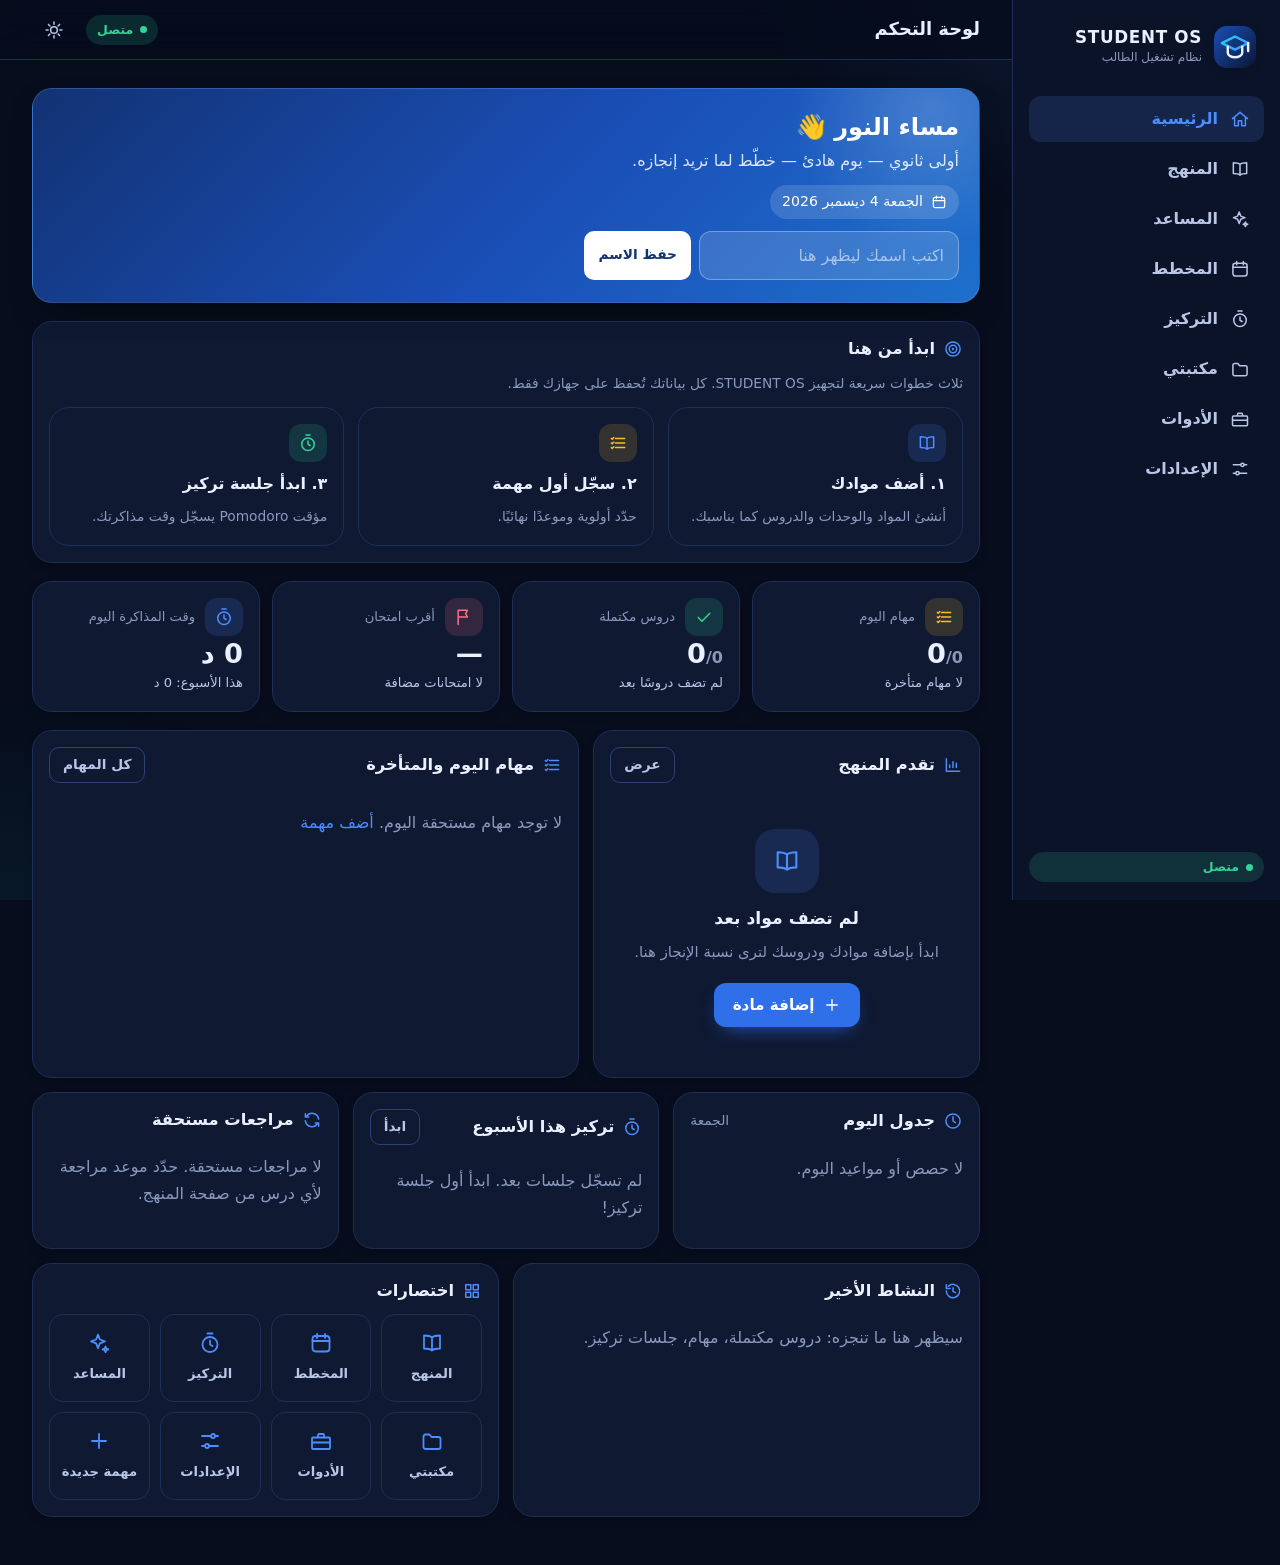
<file: index.html>
<!doctype html>
<html lang="ar" dir="rtl" data-theme="dark">
<head>
  <meta charset="utf-8">
  <meta name="viewport" content="width=device-width, initial-scale=1, viewport-fit=cover">
  <title>STUDENT OS — نظام تشغيل الطالب</title>
  <meta name="description" content="STUDENT OS: نظام شخصي للطالب لتنظيم المنهج والمذاكرة والمهام والتركيز والمكتبة والأدوات التقنية — يعمل دون اتصال ودون حساب.">
  <meta name="theme-color" content="#070d1c">
  <meta name="color-scheme" content="dark light">
  <meta name="mobile-web-app-capable" content="yes">
  <meta name="apple-mobile-web-app-capable" content="yes">
  <meta name="apple-mobile-web-app-status-bar-style" content="black-translucent">
  <meta name="apple-mobile-web-app-title" content="STUDENT OS">

  <link rel="manifest" href="manifest.json">
  <link rel="icon" type="image/svg+xml" href="assets/icons/icon.svg">
  <link rel="icon" type="image/png" sizes="32x32" href="assets/icons/favicon-32.png">
  <link rel="apple-touch-icon" href="assets/icons/apple-touch-icon.png">

  <!-- يضبط المظهر قبل الرسم لتجنب الوميض -->
  <script src="js/boot.js"></script>

  <link rel="stylesheet" href="css/style.css">
  <link rel="stylesheet" href="css/components.css">
  <link rel="stylesheet" href="css/responsive.css">
</head>
<body>
  <a class="skip-link" href="#view">انتقل إلى المحتوى</a>

  <div id="app">
    <aside class="sidebar" id="sidebar" aria-label="القائمة الرئيسية">
      <div class="brand">
        <img class="brand-logo" src="assets/icons/icon.svg" width="42" height="42" alt="">
        <div>
          <div class="brand-name">STUDENT OS</div>
          <div class="brand-sub">نظام تشغيل الطالب</div>
        </div>
      </div>
      <nav class="side-nav" id="side-nav" aria-label="الأقسام"></nav>
      <div class="sidebar-foot">
        <button class="btn btn-ghost btn-sm" id="install-side" type="button" hidden></button>
        <span class="conn" data-conn role="status"><i></i><span>متصل</span></span>
      </div>
    </aside>

    <header class="topbar">
      <div class="topbar-brand">
        <img class="topbar-logo" src="assets/icons/icon.svg" width="30" height="30" alt="">
        <h1 id="page-title">STUDENT OS</h1>
      </div>
      <span class="spacer"></span>
      <a class="timer-chip" id="timer-chip" href="#/focus" hidden></a>
      <span class="conn" data-conn role="status" id="conn-top"><i></i><span>متصل</span></span>
      <button class="icon-btn" id="theme-btn" type="button" aria-label="تبديل المظهر"></button>
    </header>

    <main class="main" id="view" tabindex="-1"></main>

    <nav class="bottom-nav" id="bottom-nav" aria-label="التنقل السريع"></nav>
  </div>

  <div id="toasts" aria-live="polite"></div>

  <noscript>
    <div style="padding:24px;font-family:sans-serif;text-align:center;direction:rtl">
      يحتاج STUDENT OS إلى تفعيل JavaScript ليعمل.
    </div>
  </noscript>

  <script type="module" src="js/app.js"></script>
</body>
</html>
</file>
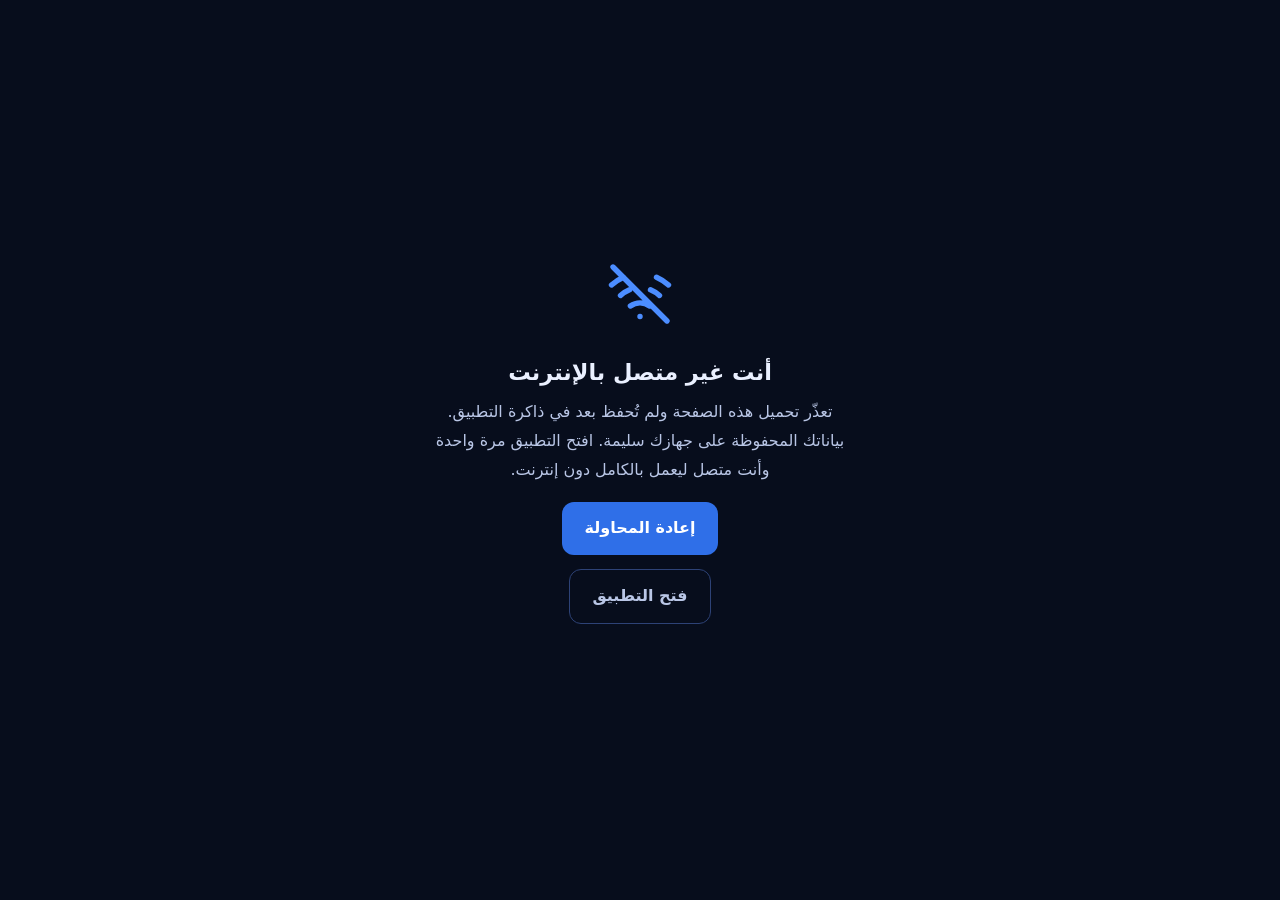
<file: offline.html>
<!doctype html>
<html lang="ar" dir="rtl">
<head>
  <meta charset="utf-8">
  <meta name="viewport" content="width=device-width, initial-scale=1">
  <meta name="theme-color" content="#070d1c">
  <title>غير متصل — STUDENT OS</title>
  <style>
    body { margin: 0; min-height: 100vh; display: grid; place-items: center; padding: 24px; box-sizing: border-box;
      background: #070d1c; color: #eaf0ff; font-family: "Segoe UI", Tahoma, system-ui, sans-serif; text-align: center; line-height: 1.8; }
    main { max-width: 420px; }
    h1 { font-size: 1.4rem; margin: 12px 0 6px; }
    p { color: #b9c6e6; margin: 0 0 18px; }
    a, button { display: inline-block; background: #2f6fe8; color: #fff; border: 0; border-radius: 12px; padding: 12px 22px;
      font: inherit; font-weight: 700; text-decoration: none; cursor: pointer; }
    svg { width: 72px; height: 72px; color: #4c8dff; }
  </style>
</head>
<body>
  <main>
    <svg viewBox="0 0 24 24" fill="none" stroke="currentColor" stroke-width="1.8" stroke-linecap="round" stroke-linejoin="round" aria-hidden="true"><path d="M2.5 9a15 15 0 0 1 4-2.6M17.5 6.4A15 15 0 0 1 21.5 9M5.5 12.5a10.5 10.5 0 0 1 3-1.9M15.5 10.6a10.5 10.5 0 0 1 3 1.9M8.8 16a5.5 5.5 0 0 1 6.4 0M12 19.5h.01M3 3l18 18"/></svg>
    <h1>أنت غير متصل بالإنترنت</h1>
    <p>تعذّر تحميل هذه الصفحة ولم تُحفظ بعد في ذاكرة التطبيق. بياناتك المحفوظة على جهازك سليمة. افتح التطبيق مرة واحدة وأنت متصل ليعمل بالكامل دون إنترنت.</p>
    <button type="button" onclick="location.reload()">إعادة المحاولة</button>
    <p style="margin-top:14px"><a href="./index.html" style="background:transparent;border:1px solid #2d4276;color:#b9c6e6">فتح التطبيق</a></p>
  </main>
</body>
</html>
</file>
<file: css/style.css>
/* ═══════════════════════════════════════════
   STUDENT OS — الأساس: المتغيرات، الإعادة، الهيكل
   ═══════════════════════════════════════════ */

:root {
  --font: "Noto Sans Arabic", "Segoe UI", "Cairo", "Tajawal", Tahoma, system-ui, -apple-system, "Roboto", sans-serif;
  --mono: ui-monospace, "SF Mono", "Cascadia Mono", Menlo, Consolas, "Liberation Mono", monospace;
  --r-sm: 10px;
  --r: 14px;
  --r-lg: 20px;
  --top-h: 60px;
  --nav-h: 66px;
  --side-w: 268px;
  --ease: cubic-bezier(0.2, 0.7, 0.2, 1);
  --safe-b: env(safe-area-inset-bottom, 0px);
  --safe-t: env(safe-area-inset-top, 0px);
}

:root[data-theme="dark"] {
  color-scheme: dark;
  --bg: #070d1c;
  --bg-2: #0b1329;
  --surface: #0f1932;
  --surface-2: #142142;
  --surface-3: #1a2a52;
  --border: #1e2e57;
  --border-strong: #2d4276;
  --text: #eaf0ff;
  --text-2: #b9c6e6;
  --muted: #8a99bd;
  --primary: #4c8dff;
  --primary-btn: #2f6fe8;
  --primary-btn-hover: #3d7bf3;
  --primary-soft: rgba(76, 141, 255, 0.15);
  --accent: #22d3ee;
  --success: #34d399;
  --success-soft: rgba(52, 211, 153, 0.15);
  --warning: #fbbf24;
  --warning-soft: rgba(251, 191, 36, 0.15);
  --danger: #fb7185;
  --danger-soft: rgba(251, 113, 133, 0.15);
  --shadow: 0 14px 34px -16px rgba(0, 0, 0, 0.7);
  --shadow-sm: 0 4px 14px -8px rgba(0, 0, 0, 0.6);
  --glow-1: rgba(76, 141, 255, 0.16);
  --glow-2: rgba(34, 211, 238, 0.08);
  --scrim: rgba(3, 7, 18, 0.66);
  --code-bg: #0a1226;
}

:root[data-theme="light"] {
  color-scheme: light;
  --bg: #f1f5fc;
  --bg-2: #e8eefa;
  --surface: #ffffff;
  --surface-2: #f5f8ff;
  --surface-3: #e7eefc;
  --border: #d9e2f4;
  --border-strong: #bfcce8;
  --text: #0e1a3a;
  --text-2: #33415f;
  --muted: #5a6988;
  --primary: #2563eb;
  --primary-btn: #2563eb;
  --primary-btn-hover: #1d4ed8;
  --primary-soft: rgba(37, 99, 235, 0.1);
  --accent: #0e7490;
  --success: #047857;
  --success-soft: rgba(5, 150, 105, 0.12);
  --warning: #b45309;
  --warning-soft: rgba(217, 119, 6, 0.13);
  --danger: #dc2626;
  --danger-soft: rgba(220, 38, 38, 0.1);
  --shadow: 0 14px 34px -18px rgba(20, 40, 90, 0.35);
  --shadow-sm: 0 4px 14px -8px rgba(20, 40, 90, 0.25);
  --glow-1: rgba(37, 99, 235, 0.1);
  --glow-2: rgba(8, 145, 178, 0.06);
  --scrim: rgba(14, 26, 58, 0.45);
  --code-bg: #eef3fd;
}

*, *::before, *::after { box-sizing: border-box; }

html {
  -webkit-text-size-adjust: 100%;
  text-size-adjust: 100%;
  scroll-behavior: smooth;
}
html.modal-open { overflow: hidden; }

body {
  margin: 0;
  min-height: 100dvh;
  font-family: var(--font);
  font-size: 16px;
  line-height: 1.7;
  color: var(--text);
  background: var(--bg);
  -webkit-tap-highlight-color: transparent;
  overflow-x: hidden;
}
body::before {
  content: "";
  position: fixed;
  inset: 0;
  z-index: -1;
  pointer-events: none;
  background:
    radial-gradient(900px 520px at 100% -8%, var(--glow-1), transparent 62%),
    radial-gradient(760px 460px at 0% 108%, var(--glow-2), transparent 60%);
}

h1, h2, h3, h4, p { margin: 0; }
h1, h2, h3, h4 { line-height: 1.35; font-weight: 700; }
button, input, select, textarea { font: inherit; color: inherit; }
button { cursor: pointer; }
a { color: var(--primary); text-decoration: none; }
a:hover { text-decoration: underline; }
img, svg { max-width: 100%; }
[hidden] { display: none !important; }
code, pre, kbd { font-family: var(--mono); }
num, .num { font-variant-numeric: tabular-nums; }

:focus-visible {
  outline: 2px solid var(--primary);
  outline-offset: 2px;
  border-radius: 6px;
}

.skip-link {
  position: fixed;
  top: -60px;
  inset-inline-start: 12px;
  z-index: 100;
  background: var(--primary-btn);
  color: #fff;
  padding: 8px 14px;
  border-radius: 10px;
  transition: top 0.2s;
}
.skip-link:focus { top: 10px; text-decoration: none; }

.sr-only {
  position: absolute !important;
  width: 1px; height: 1px;
  overflow: hidden;
  clip: rect(0 0 0 0);
  white-space: nowrap;
}

::-webkit-scrollbar { width: 10px; height: 10px; }
::-webkit-scrollbar-thumb { background: var(--border-strong); border-radius: 10px; border: 2px solid transparent; background-clip: padding-box; }
::-webkit-scrollbar-track { background: transparent; }

/* ───── الهيكل العام ───── */
#app {
  min-height: 100dvh;
  display: grid;
  grid-template-columns: minmax(0, 1fr);
  grid-template-rows: auto 1fr;
}

.topbar {
  position: sticky;
  top: 0;
  z-index: 30;
  display: flex;
  align-items: center;
  gap: 10px;
  min-height: calc(var(--top-h) + var(--safe-t));
  padding: var(--safe-t) 14px 0;
  background: var(--bg);
  background: color-mix(in srgb, var(--bg) 84%, transparent);
  -webkit-backdrop-filter: blur(16px) saturate(1.3);
  backdrop-filter: blur(16px) saturate(1.3);
  border-bottom: 1px solid var(--border);
}
.topbar h1 {
  font-size: 1.12rem;
  white-space: nowrap;
  overflow: hidden;
  text-overflow: ellipsis;
  min-width: 0;
}
.topbar-brand { display: flex; align-items: center; gap: 10px; min-width: 0; }
.topbar-logo { width: 30px; height: 30px; border-radius: 9px; flex: none; }
.spacer { flex: 1 1 auto; }

.main {
  min-width: 0;
  padding: 18px 14px calc(var(--nav-h) + var(--safe-b) + 28px);
  outline: none;
}
.page {
  width: 100%;
  max-width: 1160px;
  margin-inline: auto;
  display: flex;
  flex-direction: column;
  gap: 18px;
  animation: view-in 0.34s var(--ease) both;
}

@keyframes view-in {
  from { opacity: 0; transform: translateY(8px); }
  to { opacity: 1; transform: none; }
}

/* ───── الشريط الجانبي (الشاشات الكبيرة) ───── */
.sidebar {
  display: none;
  flex-direction: column;
  gap: 18px;
  padding: 22px 16px 18px;
  background: var(--bg-2);
  border-inline-end: 1px solid var(--border);
  position: sticky;
  top: 0;
  height: 100dvh;
  overflow-y: auto;
}
.brand { display: flex; align-items: center; gap: 12px; padding: 4px 8px 10px; }
.brand-logo { width: 42px; height: 42px; border-radius: 13px; box-shadow: var(--shadow-sm); }
.brand-name { font-weight: 800; letter-spacing: 0.04em; font-size: 1.05rem; line-height: 1.2; }
.brand-sub { font-size: 0.75rem; color: var(--muted); }

.side-nav { display: flex; flex-direction: column; gap: 4px; }
.nav-link {
  display: flex;
  align-items: center;
  gap: 12px;
  min-height: 46px;
  padding: 0 14px;
  border-radius: 12px;
  color: var(--text-2);
  font-weight: 600;
  text-decoration: none;
  transition: background 0.18s, color 0.18s;
}
.nav-link:hover { background: var(--surface-2); color: var(--text); text-decoration: none; }
.nav-link.is-active { background: var(--primary-soft); color: var(--primary); }
.sidebar-foot { margin-top: auto; display: flex; flex-direction: column; gap: 10px; }

/* ───── الشريط السفلي (الموبايل) ───── */
.bottom-nav {
  position: fixed;
  inset-inline: 0;
  bottom: 0;
  z-index: 40;
  height: calc(var(--nav-h) + var(--safe-b));
  padding-bottom: var(--safe-b);
  display: grid;
  grid-template-columns: repeat(5, 1fr);
  background: var(--surface);
  background: color-mix(in srgb, var(--surface) 90%, transparent);
  -webkit-backdrop-filter: blur(18px);
  backdrop-filter: blur(18px);
  border-top: 1px solid var(--border);
}
.bn-item {
  display: flex;
  flex-direction: column;
  align-items: center;
  justify-content: center;
  gap: 3px;
  color: var(--muted);
  font-size: 0.72rem;
  font-weight: 600;
  text-decoration: none;
  position: relative;
  transition: color 0.18s;
}
.bn-item:hover { text-decoration: none; }
.bn-item.is-active { color: var(--primary); }
.bn-item.is-active::before {
  content: "";
  position: absolute;
  top: 0;
  width: 28px;
  height: 3px;
  border-radius: 0 0 4px 4px;
  background: var(--primary);
}
.bn-ic { transition: transform 0.2s var(--ease); }
.bn-item.is-active .bn-ic { transform: translateY(-1px) scale(1.08); }

/* ───── حالة الاتصال ───── */
.conn {
  display: inline-flex;
  align-items: center;
  gap: 7px;
  height: 30px;
  padding: 0 11px;
  border-radius: 999px;
  font-size: 0.78rem;
  font-weight: 600;
  background: var(--success-soft);
  color: var(--success);
  white-space: nowrap;
}
.conn i { width: 7px; height: 7px; border-radius: 50%; background: currentColor; }
.conn.is-offline { background: var(--warning-soft); color: var(--warning); }
.conn.is-offline i { animation: pulse 1.6s infinite; }
@keyframes pulse { 50% { opacity: 0.3; } }

.timer-chip {
  display: inline-flex;
  align-items: center;
  gap: 7px;
  height: 34px;
  padding: 0 12px;
  border-radius: 999px;
  background: var(--primary-soft);
  color: var(--primary);
  font-weight: 700;
  font-size: 0.88rem;
  font-variant-numeric: tabular-nums;
  text-decoration: none;
}
.timer-chip:hover { text-decoration: none; }
.timer-chip.is-paused { background: var(--warning-soft); color: var(--warning); }
.timer-chip.is-break { background: var(--success-soft); color: var(--success); }

/* ───── الإشعارات ───── */
#toasts {
  position: fixed;
  inset-inline: 12px;
  bottom: calc(var(--nav-h) + var(--safe-b) + 14px);
  z-index: 200;
  display: flex;
  flex-direction: column;
  align-items: center;
  gap: 8px;
  pointer-events: none;
}
.toast {
  pointer-events: auto;
  display: flex;
  align-items: center;
  gap: 10px;
  max-width: min(520px, 100%);
  padding: 11px 14px;
  border-radius: 14px;
  background: var(--surface-3);
  border: 1px solid var(--border-strong);
  box-shadow: var(--shadow);
  font-size: 0.93rem;
  animation: toast-in 0.28s var(--ease) both;
}
.toast.is-leaving { animation: toast-out 0.22s ease both; }
.toast-ic { display: grid; place-items: center; flex: none; }
.toast-success .toast-ic { color: var(--success); }
.toast-error .toast-ic { color: var(--danger); }
.toast-info .toast-ic { color: var(--primary); }
.toast-act {
  margin-inline-start: 6px;
  border: 0;
  background: var(--primary-btn);
  color: #fff;
  font-weight: 700;
  border-radius: 9px;
  padding: 5px 12px;
}
@keyframes toast-in { from { opacity: 0; transform: translateY(12px) scale(0.97); } }
@keyframes toast-out { to { opacity: 0; transform: translateY(8px) scale(0.97); } }

@media (prefers-reduced-motion: reduce) {
  *, *::before, *::after {
    animation-duration: 0.001ms !important;
    animation-iteration-count: 1 !important;
    transition-duration: 0.001ms !important;
    scroll-behavior: auto !important;
  }
}

@media print {
  .topbar, .bottom-nav, .sidebar, #toasts { display: none !important; }
  body::before { display: none; }
}
</file>
<file: css/components.css>
/* ═══════════════════════════════════════════
   STUDENT OS — المكوّنات
   ═══════════════════════════════════════════ */

/* ───── تخطيط عام ───── */
.stack { display: flex; flex-direction: column; gap: 14px; }
.stack-sm { display: flex; flex-direction: column; gap: 8px; }
.row { display: flex; align-items: center; gap: 10px; flex-wrap: wrap; }
.row-nowrap { flex-wrap: nowrap; }
.row-center { justify-content: center; }
.row-between { justify-content: space-between; }
.grid { display: grid; gap: 14px; }
.grid-2 { grid-template-columns: repeat(2, minmax(0, 1fr)); }
.grid-3 { grid-template-columns: repeat(3, minmax(0, 1fr)); }
.grid-auto { grid-template-columns: repeat(auto-fill, minmax(min(100%, 240px), 1fr)); }
.muted { color: var(--muted); }
.text-2 { color: var(--text-2); }
.small { font-size: 0.86rem; }
.tiny { font-size: 0.76rem; }
.ltr { direction: ltr; unicode-bidi: isolate; }
.nowrap { white-space: nowrap; }
.ellipsis { overflow: hidden; text-overflow: ellipsis; white-space: nowrap; min-width: 0; }
.dot { display: inline-block; width: 10px; height: 10px; border-radius: 50%; flex: none; }
.icon { flex: none; vertical-align: middle; }

.page-head { display: flex; align-items: flex-start; justify-content: space-between; gap: 12px; flex-wrap: wrap; }
.page-title { font-size: 1.45rem; }
.page-sub { color: var(--muted); margin-top: 2px; font-size: 0.93rem; }
.page-actions { display: flex; gap: 8px; flex-wrap: wrap; align-items: center; }

/* ───── البطاقات ───── */
.card {
  background: var(--surface);
  border: 1px solid var(--border);
  border-radius: var(--r-lg);
  padding: 16px;
  box-shadow: var(--shadow-sm);
  min-width: 0;
}
.card-flat { box-shadow: none; }
.card-head { display: flex; align-items: center; justify-content: space-between; gap: 10px; margin-bottom: 12px; }
.card-title { font-size: 1.02rem; display: flex; align-items: center; gap: 8px; }
.card-title .icon { color: var(--primary); }
.card-link {
  display: block;
  color: inherit;
  text-decoration: none;
  transition: transform 0.2s var(--ease), border-color 0.2s, background 0.2s;
}
.card-link:hover { text-decoration: none; }
@media (hover: hover) {
  .card-link:hover { transform: translateY(-2px); border-color: var(--border-strong); background: var(--surface-2); }
}
.card-accent { border-inline-start: 4px solid var(--accent-color, var(--primary)); }

.stat { display: flex; flex-direction: column; gap: 2px; }
.stat-label { color: var(--muted); font-size: 0.82rem; display: flex; align-items: center; gap: 6px; }
.stat-value { font-size: 1.7rem; font-weight: 800; line-height: 1.2; font-variant-numeric: tabular-nums; }
.stat-sub { color: var(--text-2); font-size: 0.82rem; }
.stat-ic {
  width: 38px; height: 38px;
  border-radius: 12px;
  display: grid; place-items: center;
  background: var(--primary-soft);
  color: var(--primary);
  flex: none;
}
.stat-ic.is-success { background: var(--success-soft); color: var(--success); }
.stat-ic.is-warning { background: var(--warning-soft); color: var(--warning); }
.stat-ic.is-danger { background: var(--danger-soft); color: var(--danger); }
.stat-ic.is-accent { background: color-mix(in srgb, var(--accent) 16%, transparent); color: var(--accent); }

/* ───── الأزرار ───── */
.btn {
  display: inline-flex;
  align-items: center;
  justify-content: center;
  gap: 8px;
  min-height: 44px;
  padding: 0 18px;
  border-radius: 12px;
  border: 1px solid transparent;
  background: var(--surface-3);
  color: var(--text);
  font-weight: 700;
  font-size: 0.95rem;
  line-height: 1;
  white-space: nowrap;
  text-decoration: none;
  transition: background 0.16s, border-color 0.16s, transform 0.12s, opacity 0.16s;
  user-select: none;
}
.btn:hover { text-decoration: none; }
.btn:active { transform: scale(0.97); }
.btn[disabled], .btn.is-disabled { opacity: 0.5; pointer-events: none; }
.btn-primary { background: var(--primary-btn); color: #fff; box-shadow: 0 8px 20px -10px var(--primary-btn); }
.btn-primary:hover { background: var(--primary-btn-hover); }
.btn-ghost { background: transparent; border-color: var(--border-strong); color: var(--text-2); }
.btn-ghost:hover { background: var(--surface-2); color: var(--text); }
.btn-danger { background: #dc2646; color: #fff; }
.btn-danger:hover { background: #e63a58; }
.btn-danger-ghost { background: transparent; color: var(--danger); border-color: color-mix(in srgb, var(--danger) 40%, transparent); }
.btn-danger-ghost:hover { background: var(--danger-soft); }
.btn-success { background: var(--success); color: #04201a; }
.btn-sm { min-height: 36px; padding: 0 13px; font-size: 0.86rem; border-radius: 10px; }
.btn-lg { min-height: 52px; padding: 0 26px; font-size: 1.02rem; border-radius: 14px; }
.btn-block { width: 100%; }

.icon-btn {
  display: inline-grid;
  place-items: center;
  width: 44px; height: 44px;
  border-radius: 12px;
  border: 1px solid transparent;
  background: transparent;
  color: var(--text-2);
  transition: background 0.16s, color 0.16s;
  flex: none;
}
.icon-btn:hover { background: var(--surface-3); color: var(--text); }
.icon-btn-sm { width: 36px; height: 36px; border-radius: 10px; }
.icon-btn.is-danger:hover { background: var(--danger-soft); color: var(--danger); }

/* ───── النماذج ───── */
.form { display: flex; flex-direction: column; gap: 14px; }
.form-grid { display: grid; grid-template-columns: repeat(2, minmax(0, 1fr)); gap: 14px; }
.form-grid .field-full { grid-column: 1 / -1; }
.form-desc { color: var(--text-2); font-size: 0.92rem; }
.field { display: flex; flex-direction: column; gap: 6px; min-width: 0; }
.label { font-size: 0.86rem; font-weight: 600; color: var(--text-2); }
.req { color: var(--danger); font-style: normal; margin-inline-start: 3px; }
.input, .select, .textarea {
  width: 100%;
  min-height: 46px;
  padding: 10px 14px;
  border-radius: 12px;
  border: 1px solid var(--border-strong);
  background: var(--surface-2);
  color: var(--text);
  transition: border-color 0.16s, box-shadow 0.16s, background 0.16s;
}
.textarea { resize: vertical; line-height: 1.7; min-height: 96px; }
.input::placeholder, .textarea::placeholder { color: var(--muted); opacity: 0.8; }
.input:focus, .select:focus, .textarea:focus {
  outline: none;
  border-color: var(--primary);
  box-shadow: 0 0 0 3px var(--primary-soft);
  background: var(--surface);
}
.select { appearance: none; -webkit-appearance: none; padding-inline-end: 38px; background-image: url("data:image/svg+xml,%3Csvg xmlns='http://www.w3.org/2000/svg' width='16' height='16' viewBox='0 0 24 24' fill='none' stroke='%238a99bd' stroke-width='2.4' stroke-linecap='round' stroke-linejoin='round'%3E%3Cpath d='M6 9.5l6 6 6-6'/%3E%3C/svg%3E"); background-repeat: no-repeat; background-position: left 12px center; }
.input[type="date"], .input[type="time"] { direction: ltr; text-align: right; }
.input-ltr { direction: ltr; text-align: left; }
.field-hint { color: var(--muted); font-size: 0.8rem; }
.form-error { color: var(--danger); background: var(--danger-soft); padding: 9px 12px; border-radius: 10px; font-size: 0.9rem; }
.check-row { display: flex; align-items: center; gap: 10px; min-height: 40px; cursor: pointer; }
.check-row input { width: 20px; height: 20px; accent-color: var(--primary-btn); flex: none; }
input[type="range"] { accent-color: var(--primary-btn); width: 100%; height: 28px; }

.swatches { display: flex; flex-wrap: wrap; gap: 10px; }
.swatch { position: relative; cursor: pointer; }
.swatch input { position: absolute; opacity: 0; inset: 0; }
.swatch span { display: block; width: 34px; height: 34px; border-radius: 50%; border: 3px solid transparent; box-shadow: 0 0 0 1px var(--border-strong); transition: transform 0.15s; }
.swatch input:checked + span { border-color: var(--surface); box-shadow: 0 0 0 2px var(--text); transform: scale(1.08); }
.swatch input:focus-visible + span { outline: 2px solid var(--primary); outline-offset: 3px; }

.searchbox { position: relative; }
.searchbox .icon { position: absolute; inset-inline-start: 14px; top: 50%; transform: translateY(-50%); color: var(--muted); pointer-events: none; }
.searchbox .input { padding-inline-start: 42px; }

/* ───── الشرائح والتبويبات ───── */
.chips { display: flex; flex-wrap: wrap; gap: 8px; }
.chip {
  display: inline-flex; align-items: center; gap: 6px;
  min-height: 34px; padding: 0 14px;
  border-radius: 999px;
  border: 1px solid var(--border-strong);
  background: transparent;
  color: var(--text-2);
  font-size: 0.86rem; font-weight: 600;
  transition: all 0.15s;
  white-space: nowrap;
}
.chip:hover { background: var(--surface-2); color: var(--text); }
.chip.is-active { background: var(--primary-soft); color: var(--primary); border-color: color-mix(in srgb, var(--primary) 50%, transparent); }
.chips-scroll { flex-wrap: nowrap; overflow-x: auto; padding-bottom: 4px; scrollbar-width: none; margin-inline: -14px; padding-inline: 14px; }
.chips-scroll::-webkit-scrollbar { display: none; }
.chips-quick { margin-top: 2px; }
.chips-quick .chip { min-height: 30px; padding: 0 11px; font-size: 0.8rem; }

.tabs {
  display: flex;
  gap: 4px;
  padding: 4px;
  border-radius: 14px;
  background: var(--surface);
  border: 1px solid var(--border);
  overflow-x: auto;
  scrollbar-width: none;
  max-width: 100%;
}
.tabs::-webkit-scrollbar { display: none; }
.tab {
  display: inline-flex; align-items: center; justify-content: center; gap: 7px;
  flex: 1 0 auto;
  min-height: 40px; padding: 0 16px;
  border: 0; border-radius: 10px;
  background: transparent;
  color: var(--muted);
  font-weight: 700; font-size: 0.9rem;
  white-space: nowrap;
  transition: background 0.16s, color 0.16s;
}
.tab:hover { color: var(--text); }
.tab.is-active { background: var(--primary-soft); color: var(--primary); }
.tab-badge { font-style: normal; font-size: 0.72rem; min-width: 20px; height: 20px; padding: 0 6px; display: inline-grid; place-items: center; border-radius: 999px; background: var(--danger); color: #fff; }

.badge {
  display: inline-flex; align-items: center; gap: 5px;
  height: 24px; padding: 0 10px;
  border-radius: 999px;
  font-size: 0.74rem; font-weight: 700;
  background: var(--surface-3); color: var(--text-2);
  white-space: nowrap;
}
.badge-success { background: var(--success-soft); color: var(--success); }
.badge-warning { background: var(--warning-soft); color: var(--warning); }
.badge-danger { background: var(--danger-soft); color: var(--danger); }
.badge-primary { background: var(--primary-soft); color: var(--primary); }
.badge-muted { background: var(--surface-3); color: var(--muted); }

/* ───── شريط التقدم ───── */
.bar { height: 8px; border-radius: 99px; background: var(--surface-3); overflow: hidden; }
.bar > i { display: block; height: 100%; border-radius: 99px; background: var(--primary); animation: bar-in 0.8s var(--ease) both; transform-origin: right; }
@keyframes bar-in { from { transform: scaleX(0); } }
.bar-lg { height: 12px; }

/* ───── الرسوم البيانية ───── */
.donut { position: relative; flex: none; }
.donut svg { display: block; }
.donut-track { fill: none; stroke: var(--surface-3); }
.donut-fill { fill: none; stroke-linecap: round; animation: donut-in 1s var(--ease) both; }
@keyframes donut-in { from { stroke-dashoffset: var(--c); } }
.donut-center { position: absolute; inset: 0; display: flex; flex-direction: column; align-items: center; justify-content: center; line-height: 1.2; }
.donut-center strong { font-size: 1.55rem; font-weight: 800; font-variant-numeric: tabular-nums; }
.donut-center span { font-size: 0.75rem; color: var(--muted); }

.hbars { display: flex; flex-direction: column; gap: 13px; }
.hbar-head { display: flex; justify-content: space-between; align-items: center; gap: 10px; margin-bottom: 6px; font-size: 0.9rem; }
.hbar-label { display: flex; align-items: center; gap: 8px; font-weight: 600; min-width: 0; }
.hbar-text { color: var(--muted); font-variant-numeric: tabular-nums; font-size: 0.84rem; white-space: nowrap; }

.vbars { display: flex; align-items: flex-end; gap: 8px; height: calc(var(--h, 132px) + 44px); }
.vbar { flex: 1; min-width: 0; display: flex; flex-direction: column; align-items: center; justify-content: flex-end; gap: 6px; height: 100%; }
.vbar-val { font-size: 0.7rem; color: var(--text-2); height: 16px; font-variant-numeric: tabular-nums; white-space: nowrap; }
.vbar-col { width: 100%; max-width: 38px; height: var(--h, 132px); display: flex; align-items: flex-end; background: var(--surface-2); border-radius: 9px; overflow: hidden; }
.vbar-col > i { display: block; width: 100%; background: linear-gradient(180deg, var(--primary), color-mix(in srgb, var(--primary) 60%, var(--accent))); border-radius: 9px 9px 0 0; animation: vbar-in 0.8s var(--ease) both; transform-origin: bottom; }
.vbar.is-hl .vbar-col > i { background: linear-gradient(180deg, var(--accent), var(--primary)); }
.vbar.is-hl .vbar-label { color: var(--primary); font-weight: 700; }
.vbar-label { font-size: 0.74rem; color: var(--muted); height: 16px; white-space: nowrap; }
@keyframes vbar-in { from { transform: scaleY(0); } }

.stacked { display: flex; height: 12px; border-radius: 99px; overflow: hidden; background: var(--surface-3); gap: 2px; }
.stacked > i { display: block; height: 100%; animation: bar-in 0.8s var(--ease) both; transform-origin: right; }
.legend { display: flex; flex-wrap: wrap; gap: 6px 16px; margin-top: 10px; font-size: 0.82rem; color: var(--text-2); }
.legend-item { display: inline-flex; align-items: center; gap: 6px; }
.legend-item b { color: var(--text); font-variant-numeric: tabular-nums; }

/* ───── القوائم ───── */
.list { display: flex; flex-direction: column; }
.list-item {
  display: flex; align-items: center; gap: 12px;
  padding: 11px 2px;
  border-bottom: 1px solid var(--border);
  min-width: 0;
}
.list-item:last-child { border-bottom: 0; }
.list-main { flex: 1; min-width: 0; }
.list-title { font-weight: 600; overflow-wrap: anywhere; }
.list-sub { color: var(--muted); font-size: 0.82rem; display: flex; flex-wrap: wrap; gap: 4px 12px; align-items: center; }
.is-done .list-title { text-decoration: line-through; color: var(--muted); }

.check {
  width: 28px; height: 28px; flex: none;
  border-radius: 50%;
  border: 2px solid var(--border-strong);
  background: transparent;
  display: grid; place-items: center;
  color: transparent;
  transition: all 0.16s;
  padding: 0;
}
.check:hover { border-color: var(--primary); }
.check.is-on { background: var(--success); border-color: var(--success); color: #04201a; }
.check.is-learning { border-color: var(--warning); background: var(--warning-soft); color: var(--warning); }
.check-hit { position: relative; }
.check-hit::after { content: ""; position: absolute; inset: -9px; }

.prio { width: 4px; align-self: stretch; border-radius: 4px; flex: none; background: var(--muted); }
.prio-high { background: var(--danger); }
.prio-medium { background: var(--warning); }
.prio-low { background: var(--success); }

.mastery { display: inline-flex; gap: 3px; align-items: center; }
.mastery i { width: 7px; height: 7px; border-radius: 50%; background: var(--surface-3); }
.mastery i.on { background: var(--accent); }

/* ───── الحالة الفارغة ───── */
.empty { text-align: center; padding: 34px 18px; display: flex; flex-direction: column; align-items: center; gap: 10px; }
.empty-ic { width: 64px; height: 64px; border-radius: 20px; display: grid; place-items: center; background: var(--primary-soft); color: var(--primary); margin-bottom: 4px; }
.empty h3 { font-size: 1.08rem; }
.empty p { color: var(--muted); max-width: 440px; font-size: 0.93rem; }
.empty .row { margin-top: 8px; }

/* ───── النوافذ ───── */
dialog.modal {
  padding: 0; border: 0; background: transparent; color: var(--text);
  width: 100%; max-width: 100%; max-height: 100dvh;
  margin: auto 0 0; inset-inline: 0;
  overflow: visible;
}
dialog.modal::backdrop { background: var(--scrim); -webkit-backdrop-filter: blur(5px); backdrop-filter: blur(5px); animation: fade 0.2s both; }
.modal-card {
  display: flex; flex-direction: column;
  width: 100%;
  max-height: 92dvh;
  background: var(--surface);
  border: 1px solid var(--border-strong);
  border-bottom: 0;
  border-radius: 24px 24px 0 0;
  box-shadow: var(--shadow);
  animation: sheet-in 0.3s var(--ease) both;
  padding-bottom: var(--safe-b);
}
.modal-head { display: flex; align-items: center; justify-content: space-between; gap: 10px; padding: 14px 18px 8px; }
.modal-head h2 { font-size: 1.12rem; }
.modal-body { padding: 6px 18px 18px; overflow-y: auto; overscroll-behavior: contain; }
.modal-foot { display: flex; align-items: center; gap: 10px; padding: 12px 18px 16px; border-top: 1px solid var(--border); flex-wrap: wrap; }
.modal-foot .btn { flex: 0 0 auto; }
.confirm-msg { color: var(--text-2); line-height: 1.8; }
@keyframes fade { from { opacity: 0; } }
@keyframes sheet-in { from { transform: translateY(40px); opacity: 0.4; } }

/* ───── مكوّنات الأقسام ───── */
.hero {
  position: relative;
  overflow: hidden;
  padding: 22px 20px;
  border-radius: var(--r-lg);
  background: linear-gradient(135deg, #123273 0%, #1a4fb8 55%, #1f7fd6 120%);
  color: #fff;
  border: 1px solid rgba(255, 255, 255, 0.12);
  box-shadow: var(--shadow);
}
:root[data-theme="light"] .hero { background: linear-gradient(135deg, #1d4ed8 0%, #2f7cf0 70%, #38a3e8 120%); }
.hero::after {
  content: "";
  position: absolute;
  width: 280px; height: 280px;
  inset-inline-start: -90px; top: -120px;
  border-radius: 50%;
  background: radial-gradient(circle, rgba(255, 255, 255, 0.18), transparent 70%);
  pointer-events: none;
}
.hero h2 { font-size: 1.5rem; position: relative; z-index: 1; }
.hero p { color: rgba(255, 255, 255, 0.85); position: relative; z-index: 1; margin-top: 4px; }
.hero .hero-date { display: inline-flex; align-items: center; gap: 8px; font-size: 0.88rem; margin-top: 10px; padding: 5px 12px; border-radius: 999px; background: rgba(255, 255, 255, 0.14); position: relative; z-index: 1; }
.hero .name-form { display: flex; gap: 8px; margin-top: 12px; position: relative; z-index: 1; flex-wrap: wrap; }
.hero .name-form .input { background: rgba(255, 255, 255, 0.14); border-color: rgba(255, 255, 255, 0.3); color: #fff; max-width: 260px; }
.hero .name-form .input::placeholder { color: rgba(255, 255, 255, 0.7); }
.hero .btn-primary { background: #fff; color: #123273; box-shadow: none; }

.shortcuts { display: grid; grid-template-columns: repeat(4, minmax(0, 1fr)); gap: 10px; }
.shortcut {
  display: flex; flex-direction: column; align-items: center; justify-content: center; gap: 8px;
  padding: 16px 6px;
  border-radius: var(--r);
  background: var(--surface);
  border: 1px solid var(--border);
  color: var(--text-2);
  font-weight: 700; font-size: 0.82rem; text-align: center;
  text-decoration: none;
  transition: transform 0.18s var(--ease), background 0.18s, border-color 0.18s;
}
.shortcut:hover { text-decoration: none; }
.shortcut .icon { color: var(--primary); }
@media (hover: hover) { .shortcut:hover { transform: translateY(-2px); background: var(--surface-2); border-color: var(--border-strong); } }

.activity-item { display: flex; align-items: flex-start; gap: 10px; padding: 9px 0; border-bottom: 1px solid var(--border); font-size: 0.9rem; }
.activity-item:last-child { border-bottom: 0; }
.activity-dot { width: 8px; height: 8px; border-radius: 50%; background: var(--primary); margin-top: 9px; flex: none; }

.subject-card { display: flex; flex-direction: column; gap: 12px; }
.subject-top { display: flex; align-items: center; gap: 12px; }
.subject-badge { width: 44px; height: 44px; border-radius: 14px; display: grid; place-items: center; flex: none; font-weight: 800; color: #04101f; font-size: 1.1rem; }

.unit { border: 1px solid var(--border); border-radius: var(--r); background: var(--surface); overflow: hidden; }
.unit-head { display: flex; align-items: center; gap: 10px; padding: 12px 14px; background: var(--surface-2); }
.unit-title { font-weight: 700; flex: 1; min-width: 0; overflow-wrap: anywhere; }
.unit-body { padding: 2px 14px 8px; }
.lesson { display: flex; align-items: center; gap: 12px; padding: 10px 0; border-bottom: 1px dashed var(--border); }
.lesson:last-child { border-bottom: 0; }
.lesson-main { flex: 1; min-width: 0; cursor: pointer; }
.lesson-main:hover .list-title { color: var(--primary); }

/* المخطط */
.cal { display: grid; grid-template-columns: repeat(7, minmax(0, 1fr)); gap: 4px; }
.cal-h { text-align: center; font-size: 0.74rem; color: var(--muted); padding: 6px 0; font-weight: 700; }
.cal-day {
  position: relative;
  aspect-ratio: 1 / 1;
  min-height: 44px;
  display: flex; flex-direction: column; align-items: center; justify-content: center; gap: 3px;
  border: 1px solid transparent;
  border-radius: 12px;
  background: var(--surface);
  color: var(--text);
  font-weight: 600; font-size: 0.95rem;
  font-variant-numeric: tabular-nums;
  padding: 0;
  transition: background 0.14s, border-color 0.14s;
}
.cal-day:hover { background: var(--surface-2); }
.cal-day.is-out { color: var(--muted); opacity: 0.45; background: transparent; }
.cal-day.is-today { border-color: var(--primary); color: var(--primary); }
.cal-day.is-sel { background: var(--primary-btn); color: #fff; border-color: var(--primary-btn); }
.cal-dots { display: flex; gap: 3px; height: 6px; }
.cal-dots i { width: 5px; height: 5px; border-radius: 50%; background: var(--primary); }
.cal-dots i.ex { background: var(--danger); }
.cal-dots i.tk { background: var(--warning); }
.cal-day.is-sel .cal-dots i { background: #fff; }

.week-grid { display: grid; grid-template-columns: repeat(7, minmax(0, 1fr)); gap: 10px; }
.week-col { background: var(--surface); border: 1px solid var(--border); border-radius: var(--r); padding: 10px; min-height: 140px; display: flex; flex-direction: column; gap: 8px; }
.week-col.is-today { border-color: var(--primary); box-shadow: 0 0 0 1px var(--primary) inset; }
.week-col h4 { font-size: 0.86rem; display: flex; justify-content: space-between; align-items: baseline; }
.week-col h4 small { color: var(--muted); font-weight: 600; }
.ev {
  display: flex; flex-direction: column; gap: 1px;
  padding: 7px 10px;
  border-radius: 10px;
  background: var(--surface-2);
  border-inline-start: 3px solid var(--ev-color, var(--primary));
  font-size: 0.84rem;
  cursor: pointer;
  text-align: start; width: 100%; border-top: 0; border-bottom: 0; border-inline-end: 0;
  color: var(--text);
}
.ev:hover { background: var(--surface-3); }
.ev small { color: var(--muted); font-size: 0.74rem; }
.ev.is-exam { background: var(--danger-soft); border-inline-start-color: var(--danger); }
.ev b { font-weight: 700; overflow-wrap: anywhere; }

/* التركيز */
.timer-wrap { display: flex; flex-direction: column; align-items: center; gap: 18px; padding: 8px 0 4px; }
.timer-ring { position: relative; width: min(300px, 80vw); aspect-ratio: 1; }
.timer-ring svg { width: 100%; height: 100%; display: block; }
.timer-ring .ring-track { fill: none; stroke: var(--surface-3); }
.timer-ring .ring-fill { fill: none; stroke: var(--primary); stroke-linecap: round; transition: stroke-dashoffset 0.9s linear, stroke 0.3s; }
.timer-ring.is-break .ring-fill { stroke: var(--success); }
.timer-center { position: absolute; inset: 0; display: flex; flex-direction: column; align-items: center; justify-content: center; gap: 2px; }
.timer-time { font-size: clamp(2.8rem, 14vw, 4rem); font-weight: 800; font-variant-numeric: tabular-nums; letter-spacing: 0.02em; direction: ltr; line-height: 1.1; }
.timer-phase { color: var(--muted); font-weight: 600; font-size: 0.95rem; }
.timer-ctrl { display: flex; gap: 12px; align-items: center; justify-content: center; flex-wrap: wrap; }
.cycle-dots { display: flex; gap: 8px; }
.cycle-dots i { width: 10px; height: 10px; border-radius: 50%; background: var(--surface-3); }
.cycle-dots i.on { background: var(--primary); }

/* المكتبة */
.note-card { display: flex; flex-direction: column; gap: 8px; cursor: pointer; text-align: start; width: 100%; color: inherit; }
.note-card h3 { font-size: 1rem; overflow-wrap: anywhere; }
.note-prev { color: var(--text-2); font-size: 0.88rem; display: -webkit-box; -webkit-line-clamp: 3; -webkit-box-orient: vertical; overflow: hidden; white-space: pre-wrap; overflow-wrap: anywhere; line-height: 1.7; }
.file-ic { width: 42px; height: 42px; border-radius: 12px; display: grid; place-items: center; background: var(--primary-soft); color: var(--primary); flex: none; overflow: hidden; }
.file-ic img { width: 100%; height: 100%; object-fit: cover; }

/* المساعد */
.chat { display: flex; flex-direction: column; gap: 14px; min-height: 40vh; }
.msg { display: flex; flex-direction: column; gap: 6px; max-width: min(92%, 720px); }
.msg-user { align-self: flex-start; }
.msg-ai { align-self: flex-end; width: min(100%, 760px); }
.bubble { padding: 12px 16px; border-radius: 18px; line-height: 1.85; overflow-wrap: anywhere; }
.msg-user .bubble { background: var(--primary-btn); color: #fff; border-end-start-radius: 6px; white-space: pre-wrap; }
.msg-ai .bubble { background: var(--surface); border: 1px solid var(--border); border-end-end-radius: 6px; }
.msg-err .bubble { background: var(--danger-soft); border-color: color-mix(in srgb, var(--danger) 40%, transparent); color: var(--text); }
.msg-tools { display: flex; gap: 6px; flex-wrap: wrap; }
.bubble p + p, .bubble ul + p, .bubble ol + p, .bubble p + ul, .bubble p + ol { margin-top: 8px; }
.bubble ul, .bubble ol { margin: 6px 0; padding-inline-start: 22px; }
.bubble h3, .bubble h4, .bubble h5 { margin: 10px 0 4px; font-size: 1rem; }
.bubble blockquote { margin: 8px 0; padding: 4px 12px; border-inline-start: 3px solid var(--primary); color: var(--text-2); }
.bubble code { background: var(--code-bg); padding: 1px 6px; border-radius: 6px; font-size: 0.88em; direction: ltr; unicode-bidi: isolate; }
.bubble pre.code { background: var(--code-bg); padding: 12px; border-radius: 12px; overflow-x: auto; margin: 8px 0; font-size: 0.85rem; line-height: 1.6; text-align: left; }
.bubble pre.code code { background: none; padding: 0; }
.typing { display: inline-flex; gap: 5px; padding: 4px 2px; }
.typing i { width: 7px; height: 7px; border-radius: 50%; background: var(--muted); animation: blink 1.2s infinite; }
.typing i:nth-child(2) { animation-delay: 0.15s; }
.typing i:nth-child(3) { animation-delay: 0.3s; }
@keyframes blink { 0%, 80%, 100% { opacity: 0.25; } 40% { opacity: 1; } }

.composer { position: sticky; bottom: calc(var(--nav-h) + var(--safe-b) + 8px); z-index: 5; display: flex; flex-direction: column; gap: 8px; padding: 10px; border-radius: 20px; background: var(--surface); border: 1px solid var(--border-strong); box-shadow: var(--shadow); }
.composer-row { display: flex; align-items: flex-end; gap: 8px; }
.composer textarea { flex: 1; min-height: 44px; max-height: 180px; resize: none; border: 0; background: transparent; padding: 10px 6px; line-height: 1.6; }
.composer textarea:focus { outline: none; }
.attach-chip { display: inline-flex; align-items: center; gap: 8px; padding: 4px 6px 4px 12px; border-radius: 999px; background: var(--surface-3); font-size: 0.82rem; max-width: 220px; }

.notice { display: flex; gap: 12px; align-items: flex-start; padding: 14px 16px; border-radius: var(--r); background: var(--warning-soft); border: 1px solid color-mix(in srgb, var(--warning) 35%, transparent); }
.notice .icon { color: var(--warning); margin-top: 3px; }
.notice-info { background: var(--primary-soft); border-color: color-mix(in srgb, var(--primary) 30%, transparent); }
.notice-info .icon { color: var(--primary); }
.notice-ok { background: var(--success-soft); border-color: color-mix(in srgb, var(--success) 30%, transparent); }
.notice-ok .icon { color: var(--success); }
.notice h4 { font-size: 0.98rem; margin-bottom: 2px; }
.notice p { color: var(--text-2); font-size: 0.9rem; }

/* الأدوات */
.tool-tile { display: flex; flex-direction: column; gap: 10px; align-items: flex-start; text-align: start; width: 100%; }
.tool-tile .stat-ic { width: 46px; height: 46px; border-radius: 14px; }
.tool-tile h3 { font-size: 1rem; }
.tool-tile p { color: var(--muted); font-size: 0.85rem; line-height: 1.6; }

.calc { max-width: 460px; margin-inline: auto; display: flex; flex-direction: column; gap: 10px; width: 100%; }
.calc-screen { background: var(--code-bg); border: 1px solid var(--border-strong); border-radius: var(--r); padding: 10px 14px; display: flex; flex-direction: column; gap: 2px; direction: ltr; }
.calc-expr { width: 100%; border: 0; background: transparent; color: var(--text); font-family: var(--mono); font-size: 1.3rem; text-align: left; padding: 6px 0; min-height: 40px; }
.calc-expr:focus { outline: none; }
.calc-res { font-family: var(--mono); font-size: 1.9rem; font-weight: 700; text-align: right; min-height: 46px; color: var(--primary); overflow-x: auto; white-space: nowrap; }
.calc-res.is-err { color: var(--danger); font-size: 1rem; }
.calc-sci, .calc-pad { display: grid; gap: 8px; direction: ltr; }
.calc-sci { grid-template-columns: repeat(5, 1fr); }
.calc-pad { grid-template-columns: repeat(4, 1fr); }
.ck { min-height: 52px; border-radius: 14px; border: 1px solid var(--border); background: var(--surface-2); color: var(--text); font-weight: 700; font-size: 1.1rem; font-family: var(--mono); transition: background 0.12s, transform 0.1s; padding: 0; }
.ck:active { transform: scale(0.94); background: var(--surface-3); }
.ck-fn { font-size: 0.92rem; color: var(--text-2); min-height: 44px; }
.ck-op { background: var(--primary-soft); color: var(--primary); }
.ck-eq { background: var(--primary-btn); color: #fff; border-color: transparent; }
.ck-clr { background: var(--danger-soft); color: var(--danger); }
.calc-hist { max-height: 160px; overflow-y: auto; font-family: var(--mono); font-size: 0.86rem; direction: ltr; }
.calc-hist button { display: flex; justify-content: space-between; width: 100%; gap: 10px; padding: 6px 4px; border: 0; background: transparent; color: var(--text-2); text-align: left; border-bottom: 1px solid var(--border); }
.calc-hist button:hover { color: var(--primary); }

.lab { display: grid; gap: 12px; grid-template-columns: minmax(0, 1fr); }
.code-area { width: 100%; min-height: 240px; font-family: var(--mono); font-size: 0.88rem; line-height: 1.6; direction: ltr; text-align: left; tab-size: 2; white-space: pre; overflow: auto; background: var(--code-bg); border: 1px solid var(--border-strong); border-radius: var(--r); padding: 12px; color: var(--text); resize: vertical; }
.code-area:focus { outline: none; border-color: var(--primary); box-shadow: 0 0 0 3px var(--primary-soft); }
.preview-frame { width: 100%; min-height: 300px; height: 100%; border: 1px solid var(--border-strong); border-radius: var(--r); background: #fff; }
.console { background: var(--code-bg); border: 1px solid var(--border-strong); border-radius: var(--r); padding: 10px 12px; min-height: 160px; max-height: 320px; overflow: auto; font-family: var(--mono); font-size: 0.85rem; direction: ltr; text-align: left; }
.console div { padding: 3px 0; border-bottom: 1px dashed var(--border); white-space: pre-wrap; overflow-wrap: anywhere; }
.console .err { color: var(--danger); }
.console .warn { color: var(--warning); }
.console .sys { color: var(--muted); }

.out-box { background: var(--code-bg); border: 1px solid var(--border-strong); border-radius: var(--r); padding: 12px 14px; font-family: var(--mono); direction: ltr; text-align: left; white-space: pre-wrap; overflow-wrap: anywhere; min-height: 60px; max-height: 360px; overflow: auto; font-size: 0.88rem; }
.pw-out { font-family: var(--mono); font-size: 1.15rem; direction: ltr; text-align: center; padding: 16px; border-radius: var(--r); background: var(--code-bg); border: 1px dashed var(--border-strong); overflow-wrap: anywhere; user-select: all; letter-spacing: 0.04em; }
.meter { height: 8px; border-radius: 99px; background: var(--surface-3); overflow: hidden; }
.meter > i { display: block; height: 100%; border-radius: 99px; transition: width 0.3s, background 0.3s; }
.stat-grid { display: grid; grid-template-columns: repeat(2, 1fr); gap: 10px; }
.stat-box { padding: 12px; border-radius: var(--r); background: var(--surface-2); border: 1px solid var(--border); }
.stat-box b { display: block; font-size: 1.4rem; font-variant-numeric: tabular-nums; }
.stat-box span { color: var(--muted); font-size: 0.8rem; }
.btn-grid { display: grid; grid-template-columns: repeat(auto-fill, minmax(150px, 1fr)); gap: 8px; }

.kv { display: flex; justify-content: space-between; gap: 12px; padding: 9px 0; border-bottom: 1px solid var(--border); font-size: 0.92rem; }
.kv:last-child { border-bottom: 0; }
.kv span:first-child { color: var(--muted); }

.loader { display: grid; place-items: center; padding: 60px 0; }
.spinner { width: 34px; height: 34px; border-radius: 50%; border: 3px solid var(--surface-3); border-top-color: var(--primary); animation: spin 0.8s linear infinite; }
@keyframes spin { to { transform: rotate(360deg); } }
.section-label { font-size: 0.8rem; font-weight: 700; color: var(--muted); letter-spacing: 0.02em; margin-bottom: 8px; }
.divider { height: 1px; background: var(--border); border: 0; margin: 6px 0; }
.back-link { display: inline-flex; align-items: center; gap: 6px; color: var(--text-2); font-weight: 600; font-size: 0.9rem; text-decoration: none; min-height: 36px; }
.back-link:hover { color: var(--primary); text-decoration: none; }
.kbd { display: inline-block; padding: 1px 7px; border-radius: 6px; background: var(--surface-3); border: 1px solid var(--border-strong); font-size: 0.78em; }
</file>
<file: css/responsive.css>
/* ═══════════════════════════════════════════
   STUDENT OS — التجاوب (موبايل أولًا)
   الموبايل: الأساس | تابلت ≥ 720px | حاسوب ≥ 1024px
   ═══════════════════════════════════════════ */

/* شاشات صغيرة جدًا */
@media (max-width: 380px) {
  .main { padding-inline: 10px; }
  .shortcuts { grid-template-columns: repeat(2, minmax(0, 1fr)); }
  .form-grid { grid-template-columns: minmax(0, 1fr); }
  .hero h2 { font-size: 1.3rem; }
  .btn { padding: 0 14px; }
}

/* على الموبايل: بطاقات الأسبوع كقائمة عمودية */
@media (max-width: 719px) {
  .grid-2, .grid-3 { grid-template-columns: minmax(0, 1fr); }
  .grid-2.keep-2 { grid-template-columns: repeat(2, minmax(0, 1fr)); }
  .week-grid { grid-template-columns: minmax(0, 1fr); }
  .week-col { min-height: 0; }
  .form-grid { grid-template-columns: minmax(0, 1fr); }
  .topbar .conn:not(.is-offline) span { display: none; } /* متصل: نقطة فقط. غير متصل: النص يظهر بوضوح */
  .topbar .conn:not(.is-offline) { padding: 0 9px; }
  .page-title { font-size: 1.3rem; }
  .brand-top-hide { display: none; }
  .lab-split { grid-template-columns: minmax(0, 1fr); }
}

/* تابلت */
@media (min-width: 720px) {
  .main { padding: 24px 24px calc(var(--nav-h) + var(--safe-b) + 28px); }
  .topbar { padding-inline: 24px; }
  .shortcuts { grid-template-columns: repeat(4, minmax(0, 1fr)); }
  .grid-3 { grid-template-columns: repeat(3, minmax(0, 1fr)); }
  .chips-scroll { margin-inline: 0; padding-inline: 0; flex-wrap: wrap; }
  dialog.modal { margin: auto; max-width: 600px; }
  dialog.modal.modal-lg { max-width: 860px; }
  dialog.modal.modal-sm { max-width: 440px; }
  .modal-card { border-radius: 24px; border-bottom: 1px solid var(--border-strong); max-height: 88dvh; }
  #toasts { bottom: 24px; }
  .lab-split { grid-template-columns: repeat(2, minmax(0, 1fr)); }
  .vbars { gap: 14px; }
}

/* حاسوب: قائمة جانبية بدل الشريط السفلي */
@media (min-width: 1024px) {
  #app {
    grid-template-columns: var(--side-w) minmax(0, 1fr);
    grid-template-rows: auto 1fr;
  }
  .sidebar { display: flex; grid-row: 1 / span 2; grid-column: 1; }
  .topbar { grid-column: 2; grid-row: 1; padding-inline: 32px; }
  .main { grid-column: 2; grid-row: 2; padding: 28px 32px 48px; }
  .bottom-nav { display: none; }
  .topbar-brand .topbar-logo { display: none; }
  .composer { bottom: 16px; }
  .page-title { font-size: 1.6rem; }
  .grid-dash { grid-template-columns: repeat(12, minmax(0, 1fr)); }
}

/* تخطيطات لوحة التحكم */
.grid-dash { display: grid; gap: 14px; grid-template-columns: minmax(0, 1fr); }
@media (min-width: 720px) {
  .grid-dash { grid-template-columns: repeat(2, minmax(0, 1fr)); }
  .grid-dash .span-2 { grid-column: span 2; }
}
@media (min-width: 1024px) {
  .grid-dash { grid-template-columns: repeat(12, minmax(0, 1fr)); }
  .grid-dash .c-4 { grid-column: span 4; }
  .grid-dash .c-5 { grid-column: span 5; }
  .grid-dash .c-6 { grid-column: span 6; }
  .grid-dash .c-7 { grid-column: span 7; }
  .grid-dash .c-8 { grid-column: span 8; }
  .grid-dash .c-12 { grid-column: span 12; }
}

.stats-row { display: grid; grid-template-columns: repeat(2, minmax(0, 1fr)); gap: 12px; }
@media (min-width: 1024px) { .stats-row { grid-template-columns: repeat(4, minmax(0, 1fr)); } }

/* شاشات عريضة جدًا */
@media (min-width: 1440px) {
  .page { max-width: 1240px; }
}

/* شاشات منخفضة الارتفاع (هاتف أفقي) */
@media (max-height: 480px) and (orientation: landscape) {
  .timer-ring { width: 200px; }
  .bottom-nav { --nav-h: 54px; }
  .bn-item span { display: none; }
}

/* اللمس: أهداف أكبر */
@media (pointer: coarse) {
  .chip { min-height: 38px; }
  .tab { min-height: 42px; }
}
</file>
